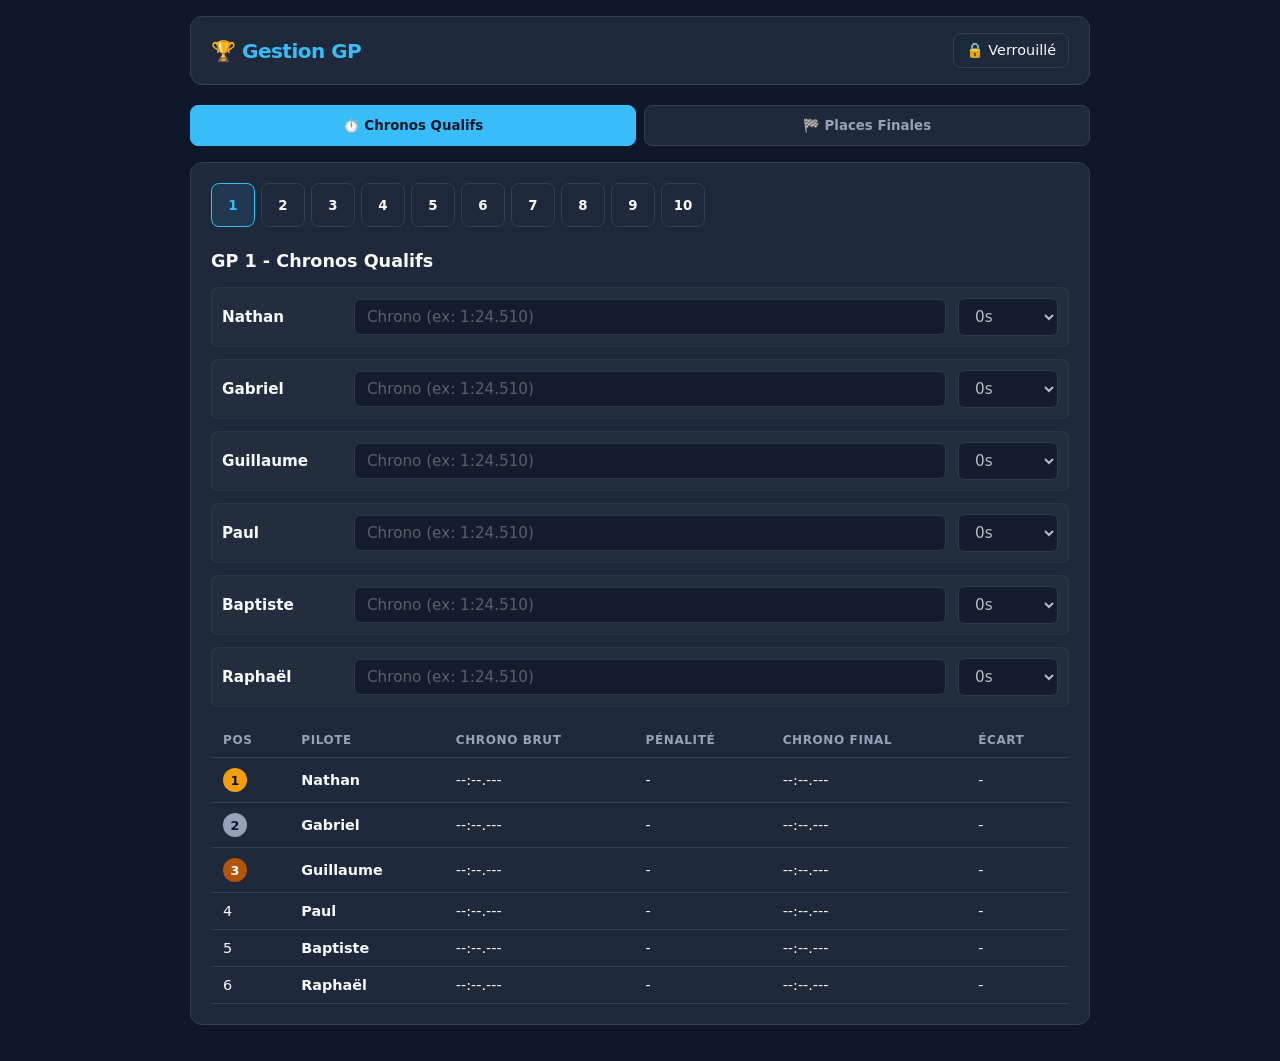
<file: index.html>
<!DOCTYPE html>
<html lang="fr">
<head>
    <meta charset="UTF-8">
    <meta name="viewport" content="width=device-width, initial-scale=1.0">
    <title>Suivi GP - Chronos & Places</title>
    <style>
        :root {
            --bg-color: #0f172a;
            --card-bg: #1e293b;
            --card-border: #334155;
            --text-main: #f8fafc;
            --text-muted: #94a3b8;
            --accent: #38bdf8;
            --accent-hover: #0ea5e9;
            --danger: #ef4444;
            --success: #22c55e;
            --gold: #f59e0b;
            --silver: #94a3b8;
            --bronze: #b45309;
        }

        * {
            box-sizing: border-box;
            margin: 0;
            padding: 0;
            font-family: system-ui, -apple-system, BlinkMacSystemFont, "Segoe UI", Roboto, sans-serif;
        }

        body {
            background-color: var(--bg-color);
            color: var(--text-main);
            min-height: 100vh;
            padding: 16px;
        }

        .container {
            max-width: 900px;
            margin: 0 auto;
        }

        header {
            display: flex;
            justify-content: space-between;
            align-items: center;
            margin-bottom: 20px;
            background: var(--card-bg);
            padding: 16px 20px;
            border-radius: 12px;
            border: 1px solid var(--card-border);
            position: relative;
        }

        h1 {
            font-size: 1.25rem;
            font-weight: 700;
            letter-spacing: -0.025em;
            color: var(--accent);
        }

        .lock-container {
            position: relative;
        }

        .lock-btn {
            background: transparent;
            border: 1px solid var(--card-border);
            color: var(--text-main);
            padding: 8px 12px;
            border-radius: 8px;
            cursor: pointer;
            font-size: 0.9rem;
            display: flex;
            align-items: center;
            gap: 6px;
            transition: all 0.2s;
        }

        .lock-btn.unlocked {
            border-color: var(--success);
            color: var(--success);
        }

        .auth-box {
            display: none;
            position: absolute;
            right: 0;
            top: 50px;
            background: var(--card-bg);
            border: 1px solid var(--card-border);
            padding: 12px;
            border-radius: 8px;
            box-shadow: 0 10px 25px rgba(0,0,0,0.5);
            z-index: 100;
            width: 220px;
        }

        .auth-box.active {
            display: block;
        }

        .auth-box input {
            margin-bottom: 8px;
        }

        .auth-box button {
            width: 100%;
            background: var(--accent);
            border: none;
            padding: 6px;
            border-radius: 4px;
            font-weight: 600;
            cursor: pointer;
            color: #0f172a;
        }

        .main-tabs {
            display: flex;
            gap: 8px;
            margin-bottom: 16px;
        }

        .main-tab {
            flex: 1;
            padding: 12px;
            background: var(--card-bg);
            border: 1px solid var(--card-border);
            color: var(--text-muted);
            font-weight: 600;
            border-radius: 8px;
            cursor: pointer;
            text-align: center;
            transition: all 0.2s;
        }

        .main-tab.active {
            background: var(--accent);
            color: #0f172a;
            border-color: var(--accent);
        }

        .rounds-nav {
            display: flex;
            gap: 6px;
            overflow-x: auto;
            padding-bottom: 8px;
            margin-bottom: 16px;
        }

        .round-btn {
            min-width: 44px;
            height: 44px;
            display: flex;
            align-items: center;
            justify-content: center;
            background: var(--card-bg);
            border: 1px solid var(--card-border);
            color: var(--text-main);
            font-weight: 600;
            border-radius: 8px;
            cursor: pointer;
            transition: all 0.2s;
        }

        .round-btn.active {
            border-color: var(--accent);
            background: rgba(56, 189, 248, 0.1);
            color: var(--accent);
        }

        .panel {
            display: none;
            background: var(--card-bg);
            border: 1px solid var(--card-border);
            border-radius: 12px;
            padding: 20px;
            margin-bottom: 20px;
        }

        .panel.active {
            display: block;
        }

        h2 {
            font-size: 1.1rem;
            margin-bottom: 16px;
            color: var(--text-main);
            display: flex;
            justify-content: space-between;
            align-items: center;
        }

        .driver-row {
            display: grid;
            grid-template-columns: 120px 1fr 100px;
            gap: 12px;
            align-items: center;
            margin-bottom: 12px;
            background: rgba(255, 255, 255, 0.02);
            padding: 10px;
            border-radius: 8px;
            border: 1px solid rgba(255, 255, 255, 0.05);
        }

        .driver-name {
            font-weight: 600;
            font-size: 0.95rem;
        }

        input, select {
            background: var(--bg-color);
            border: 1px solid var(--card-border);
            color: var(--text-main);
            padding: 8px 12px;
            border-radius: 6px;
            font-size: 0.95rem;
            width: 100%;
        }

        input:focus, select:focus {
            outline: none;
            border-color: var(--accent);
        }

        input:disabled, select:disabled {
            opacity: 0.7;
            cursor: not-allowed;
        }

        .results-table {
            width: 100%;
            border-collapse: collapse;
            margin-top: 16px;
        }

        .results-table th, .results-table td {
            padding: 10px 12px;
            text-align: left;
            border-bottom: 1px solid var(--card-border);
            font-size: 0.9rem;
        }

        .results-table th {
            color: var(--text-muted);
            font-weight: 600;
            text-transform: uppercase;
            font-size: 0.75rem;
            letter-spacing: 0.05em;
        }

        .badge {
            display: inline-flex;
            align-items: center;
            justify-content: center;
            width: 24px;
            height: 24px;
            border-radius: 50%;
            font-weight: 700;
            font-size: 0.8rem;
        }

        .badge-1 { background: var(--gold); color: #0f172a; }
        .badge-2 { background: var(--silver); color: #0f172a; }
        .badge-3 { background: var(--bronze); color: #fff; }

        @media(max-width: 600px) {
            .driver-row {
                grid-template-columns: 1fr;
                gap: 8px;
            }
        }
    </style>
</head>
<body>

<div class="container">
    <header>
        <h1>🏆 Gestion GP</h1>
        <div class="lock-container">
            <button class="lock-btn" id="lockBtn" onclick="toggleLockClick()">🔒 Verrouillé</button>
            <div class="auth-box" id="authBox">
                <input type="password" id="pwdInput" placeholder="Mot de passe" onkeydown="checkEnter(event)">
                <button onclick="submitPassword()">Valider</button>
            </div>
        </div>
    </header>

    <div class="main-tabs">
        <button class="main-tab active" onclick="switchMainTab('qualif')">⏱️ Chronos Qualifs</button>
        <button class="main-tab" onclick="switchMainTab('places')">🏁 Places Finales</button>
    </div>

    <!-- ONGLET 1 : CHRONOS QUALIFS -->
    <div id="tab-qualif" class="panel active">
        <div class="rounds-nav" id="qualifRoundsNav"></div>
        <div id="qualifContent"></div>
    </div>

    <!-- ONGLET 2 : PLACES FINALES -->
    <div id="tab-places" class="panel">
        <div class="rounds-nav" id="placesRoundsNav"></div>
        <div id="placesContent"></div>
    </div>
</div>

<script>
    const drivers = ["Nathan", "Gabriel", "Guillaume", "Paul", "Baptiste", "Raphaël"];
    let currentMainTab = 'qualif';
    let currentRound = 1;
    let isUnlocked = false;

    let qualifData = JSON.parse(localStorage.getItem('gp_qualif_data')) || {};
    let placesData = JSON.parse(localStorage.getItem('gp_places_data')) || {};

    function init() {
        renderRoundsNav();
        renderQualifPanel();
        renderPlacesPanel();
    }

    function toggleLockClick() {
        if (!isUnlocked) {
            let box = document.getElementById('authBox');
            box.classList.toggle('active');
            if (box.classList.contains('active')) {
                document.getElementById('pwdInput').focus();
            }
        } else {
            isUnlocked = false;
            document.getElementById('lockBtn').innerHTML = "🔒 Verrouillé";
            document.getElementById('lockBtn').classList.remove('unlocked');
            refreshInputsState();
        }
    }

    function checkEnter(e) {
        if (e.key === 'Enter') {
            submitPassword();
        }
    }

    function submitPassword() {
        let pwd = document.getElementById('pwdInput').value;
        if (pwd === "gab173") {
            isUnlocked = true;
            document.getElementById('lockBtn').innerHTML = "🔓 Déverrouillé";
            document.getElementById('lockBtn').classList.add('unlocked');
            document.getElementById('authBox').classList.remove('active');
            document.getElementById('pwdInput').value = '';
            refreshInputsState();
        } else {
            alert("Mot de passe incorrect.");
        }
    }

    function refreshInputsState() {
        const inputs = document.querySelectorAll('input, select');
        inputs.forEach(el => {
            if (el.id !== 'pwdInput') el.disabled = !isUnlocked;
        });
    }

    function switchMainTab(tab) {
        currentMainTab = tab;
        document.querySelectorAll('.main-tab').forEach(el => el.classList.remove('active'));
        if (tab === 'qualif') {
            document.querySelectorAll('.main-tab')[0].classList.add('active');
            document.getElementById('tab-qualif').classList.add('active');
            document.getElementById('tab-places').classList.remove('active');
        } else {
            document.querySelectorAll('.main-tab')[1].classList.add('active');
            document.getElementById('tab-qualif').classList.remove('active');
            document.getElementById('tab-places').classList.add('active');
        }
        renderRoundsNav();
    }

    function switchRound(round) {
        currentRound = round;
        renderRoundsNav();
        renderQualifPanel();
        renderPlacesPanel();
    }

    function renderRoundsNav() {
        const navId = currentMainTab === 'qualif' ? 'qualifRoundsNav' : 'placesRoundsNav';
        let html = '';
        for (let i = 1; i <= 10; i++) {
            html += `<button class="round-btn ${i === currentRound ? 'active' : ''}" onclick="switchRound(${i})">${i}</button>`;
        }
        document.getElementById(navId).innerHTML = html;
    }

    function parseTimeToSeconds(timeStr) {
        if (!timeStr) return Infinity;
        timeStr = timeStr.trim().replace(',', '.');
        if (timeStr.includes(':')) {
            const parts = timeStr.split(':');
            const mins = parseFloat(parts[0]) || 0;
            const secs = parseFloat(parts[1]) || 0;
            return mins * 60 + secs;
        }
        return parseFloat(timeStr) || Infinity;
    }

    function formatSeconds(sec) {
        if (sec === Infinity || isNaN(sec)) return "--:--.---";
        let mins = Math.floor(sec / 60);
        let remainder = (sec % 60).toFixed(3);
        if (remainder < 10) remainder = "0" + remainder;
        return mins > 0 ? `${mins}:${remainder}` : `${remainder}s`;
    }

    // GESTION QUALIFS
    function handleQualifInput(driver, field, value) {
        if (!qualifData[currentRound]) qualifData[currentRound] = {};
        if (!qualifData[currentRound][driver]) qualifData[currentRound][driver] = { time: '', penalty: 0 };
        qualifData[currentRound][driver][field] = value;
        localStorage.setItem('gp_qualif_data', JSON.stringify(qualifData));
        updateQualifTable();
    }

    function renderQualifPanel() {
        if (!qualifData[currentRound]) qualifData[currentRound] = {};
        let html = `<h2><span>GP ${currentRound} - Chronos Qualifs</span></h2>`;

        drivers.forEach(driver => {
            let data = qualifData[currentRound][driver] || { time: '', penalty: 0 };
            html += `
                <div class="driver-row">
                    <div class="driver-name">${driver}</div>
                    <div>
                        <input type="text" placeholder="Chrono (ex: 1:24.510)" value="${data.time || ''}" 
                            oninput="handleQualifInput('${driver}', 'time', this.value)" ${!isUnlocked ? 'disabled' : ''}>
                    </div>
                    <div>
                        <select onchange="handleQualifInput('${driver}', 'penalty', parseFloat(this.value))" ${!isUnlocked ? 'disabled' : ''}>
                            <option value="0" ${data.penalty == 0 ? 'selected' : ''}>0s</option>
                            <option value="5" ${data.penalty == 5 ? 'selected' : ''}>+5s</option>
                            <option value="10" ${data.penalty == 10 ? 'selected' : ''}>+10s</option>
                            <option value="20" ${data.penalty == 20 ? 'selected' : ''}>+20s</option>
                        </select>
                    </div>
                </div>
            `;
        });

        html += `<div id="qualifTableContainer"></div>`;
        document.getElementById('qualifContent').innerHTML = html;
        updateQualifTable();
    }

    function updateQualifTable() {
        let roundData = qualifData[currentRound] || {};
        let processed = drivers.map(driver => {
            let d = roundData[driver] || { time: '', penalty: 0 };
            let rawSec = parseTimeToSeconds(d.time);
            let totalSec = rawSec === Infinity ? Infinity : rawSec + (d.penalty || 0);
            return { driver, timeStr: d.time, penalty: d.penalty || 0, totalSec };
        });

        processed.sort((a, b) => a.totalSec - b.totalSec);

        let tableHtml = `
            <table class="results-table">
                <thead>
                    <tr>
                        <th>Pos</th>
                        <th>Pilote</th>
                        <th>Chrono Brut</th>
                        <th>Pénalité</th>
                        <th>Chrono Final</th>
                        <th>Écart</th>
                    </tr>
                </thead>
                <tbody>
        `;

        let leaderSec = processed[0] && processed[0].totalSec !== Infinity ? processed[0].totalSec : null;

        processed.forEach((item, index) => {
            let posBadge = index < 3 ? `<span class="badge badge-${index+1}">${index+1}</span>` : `${index+1}`;
            let diff = "";
            if (item.totalSec === Infinity) {
                diff = "-";
            } else if (index === 0) {
                diff = "Leader";
            } else {
                let gap = (item.totalSec - leaderSec).toFixed(3);
                diff = `+${gap}s`;
            }

            tableHtml += `
                <tr>
                    <td>${posBadge}</td>
                    <td><strong>${item.driver}</strong></td>
                    <td>${item.timeStr || '--:--.---'}</td>
                    <td>${item.penalty > 0 ? '+' + item.penalty + 's' : '-'}</td>
                    <td>${formatSeconds(item.totalSec)}</td>
                    <td>${diff}</td>
                </tr>
            `;
        });

        tableHtml += `</tbody></table>`;
        let container = document.getElementById('qualifTableContainer');
        if (container) container.innerHTML = tableHtml;
    }

    // GESTION PLACES FINALES
    function handlePlaceInput(driver, place) {
        if (!placesData[currentRound]) placesData[currentRound] = {};
        placesData[currentRound][driver] = place;
        localStorage.setItem('gp_places_data', JSON.stringify(placesData));
        updatePlacesTable();
    }

    function renderPlacesPanel() {
        if (!placesData[currentRound]) placesData[currentRound] = {};
        let html = `<h2><span>GP ${currentRound} - Places Finales</span></h2>`;

        drivers.forEach(driver => {
            let currentPlace = placesData[currentRound][driver] || '';
            html += `
                <div class="driver-row">
                    <div class="driver-name">${driver}</div>
                    <div style="grid-column: span 2;">
                        <select onchange="handlePlaceInput('${driver}', this.value)" ${!isUnlocked ? 'disabled' : ''}>
                            <option value="">Sélectionner la place finale</option>
                            <option value="1er" ${currentPlace === '1er' ? 'selected' : ''}>1er</option>
                            <option value="2e" ${currentPlace === '2e' ? 'selected' : ''}>2e</option>
                            <option value="3e" ${currentPlace === '3e' ? 'selected' : ''}>3e</option>
                            <option value="4e" ${currentPlace === '4e' ? 'selected' : ''}>4e</option>
                            <option value="5e" ${currentPlace === '5e' ? 'selected' : ''}>5e</option>
                            <option value="6e" ${currentPlace === '6e' ? 'selected' : ''}>6e</option>
                        </select>
                    </div>
                </div>
            `;
        });

        html += `<div id="placesTableContainer"></div>`;
        document.getElementById('placesContent').innerHTML = html;
        updatePlacesTable();
    }

    function updatePlacesTable() {
        let roundData = placesData[currentRound] || {};
        let tableHtml = `
            <table class="results-table" style="margin-top: 20px;">
                <thead>
                    <tr>
                        <th>Pilote</th>
                        <th>Place Finale</th>
                    </tr>
                </thead>
                <tbody>
        `;

    drivers.forEach(driver => {
            let place = roundData[driver] || '-';
            let badgeClass = '';
            if (place === '1er') badgeClass = 'badge badge-1';
            else if (place === '2e') badgeClass = 'badge badge-2';
            else if (place === '3e') badgeClass = 'badge badge-3';

            tableHtml += `
                <tr>
                    <td><strong>${driver}</strong></td>
                    <td>${badgeClass ? `<span class="${badgeClass}">${place}</span>` : place}</td>
                </tr>
            `;
        });

        tableHtml += `</tbody></table>`;
        let container = document.getElementById('placesTableContainer');
        if (container) container.innerHTML = tableHtml;
    }

    window.onload = init;
</script>

</body>
</html>
</file>
